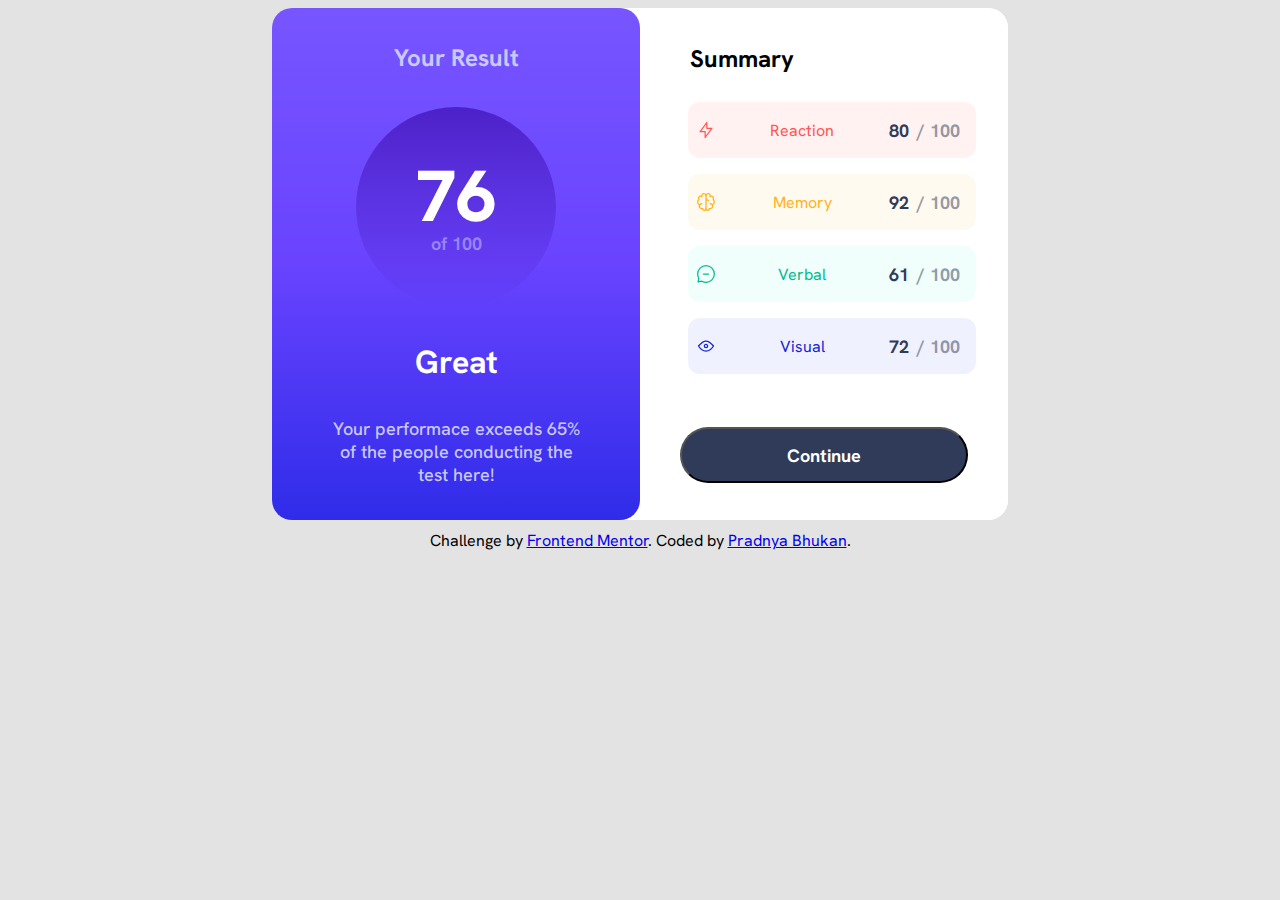
<file: index.html>
<!DOCTYPE html>
<html lang="en">

<head>
  <meta charset="UTF-8">
  <meta name="viewport" content="width=device-width, initial-scale=1.0">
  <link rel="icon" type="image/png" sizes="32x32" href="./assets/images/favicon-32x32.png">
  <link rel="stylesheet" href="./styles.css" />
  <link rel="preconnect" href="https://fonts.googleapis.com">
  <link rel="preconnect" href="https://fonts.gstatic.com" crossorigin>
  <link
    href="https://fonts.googleapis.com/css2?family=Dancing+Script&family=Hanken+Grotesk:ital,wght@0,100..900;1,100..900&display=swap"
    rel="stylesheet">
  <title>Frontend Mentor | Results summary component</title>
</head>

<body style= "display: flex; flex-direction: column; justify-content: center; align-items: center; text-align: center;">
  <div class="results-summary-component">
    <div class="results-summary-component__result">
      <span class="results-summary-component__your-result">Your Result</span>
      <div class="results-summary-component__result-circle">
        <span class="results-summary-component__76">76</span>
        <span class="results-summary-component__of-100">of 100</span>
      </div>
      <span class="results-summary-component__great">Great</span>
      <span class="results-summary-component__performance">Your performace exceeds 65% of the people conducting the test
        here!</span>
    </div>
    <div class="results-summary-component__summary">
      <div class="results-summary-component__summary-content">
        <span class="results-summary-component__summary-title">Summary</span>
        <div id="results-summary-component__categories"></div>
        <div class="results-summary-component__continue">
          <button class="results-summary-component__continue-btn">Continue</button>
        </div>
      </div>
    </div>
  </div>

  <div class="attribution">
    Challenge by <a href="https://www.frontendmentor.io?ref=challenge" target="_blank">Frontend Mentor</a>.
    Coded by <a href="#">Pradnya Bhukan</a>.
  </div>
</body>
<script src="app.js"></script>
</html>
</file>
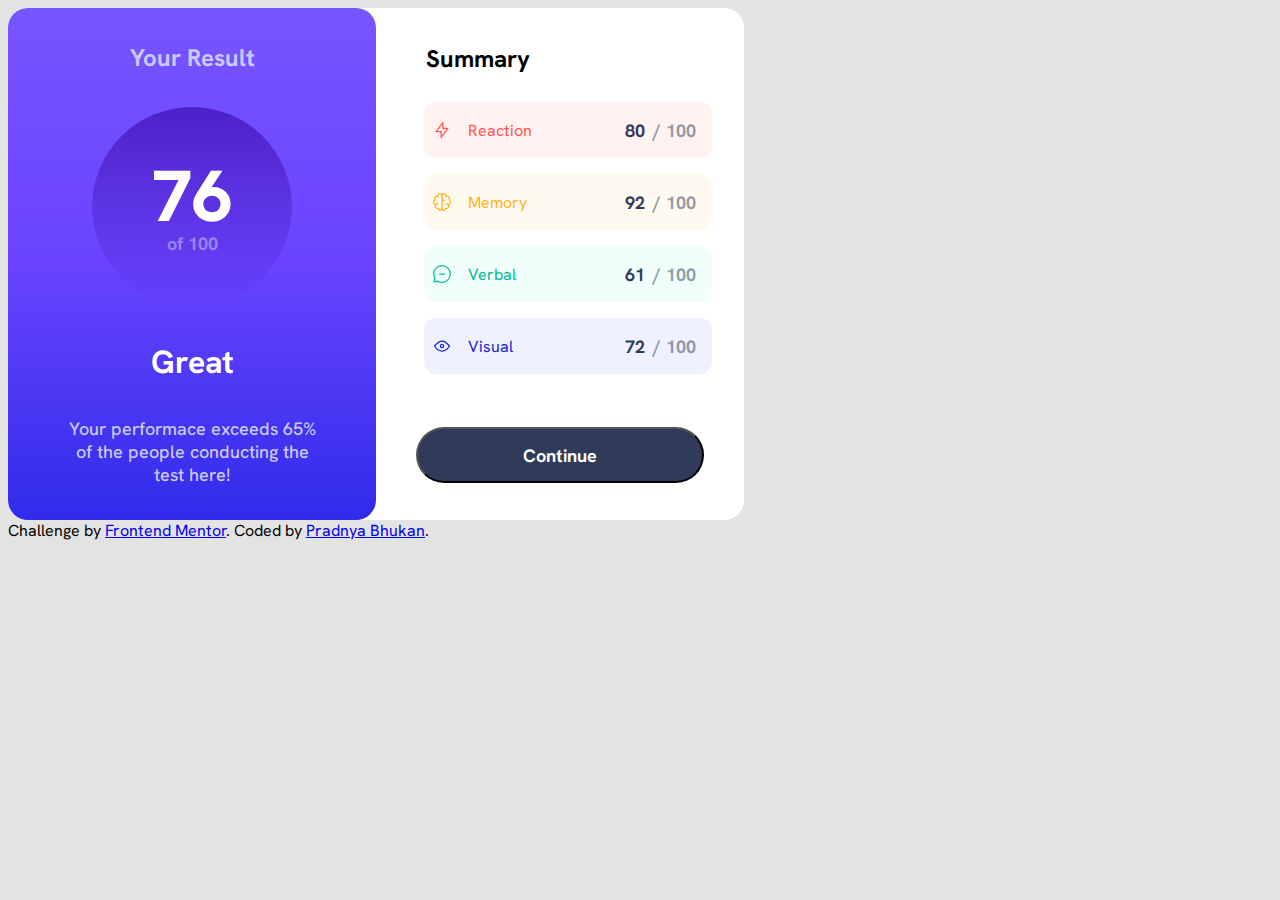
<file: results-summary-component-main/index.html>
<!DOCTYPE html>
<html lang="en">

<head>
  <meta charset="UTF-8">
  <meta name="viewport" content="width=device-width, initial-scale=1.0">
  <link rel="icon" type="image/png" sizes="32x32" href="./assets/images/favicon-32x32.png">
  <link rel="stylesheet" href="./styles.css" />
  <link rel="preconnect" href="https://fonts.googleapis.com">
  <link rel="preconnect" href="https://fonts.gstatic.com" crossorigin>
  <link
    href="https://fonts.googleapis.com/css2?family=Dancing+Script&family=Hanken+Grotesk:ital,wght@0,100..900;1,100..900&display=swap"
    rel="stylesheet">
  <title>Frontend Mentor | Results summary component</title>
</head>

<body>
  <div class="results-summary-component">
    <div class="results-summary-component__result">
      <span class="results-summary-component__your-result">Your Result</span>
      <div class="results-summary-component__result-circle">
        <span class="results-summary-component__76">76</span>
        <span class="results-summary-component__of-100">of 100</span>
      </div>
      <span class="results-summary-component__great">Great</span>
      <span class="results-summary-component__performance">Your performace exceeds 65% of the people conducting the test
        here!</span>
    </div>
    <div class="results-summary-component__summary">
      <div class="results-summary-component__summary-content">
        <span class="results-summary-component__summary-title">Summary</span>
        <div id="results-summary-component__categories"></div>
        <div class="results-summary-component__continue">
          <button class="results-summary-component__continue-btn">Continue</button>
        </div>
      </div>
    </div>
  </div>

  <div class="attribution">
    Challenge by <a href="https://www.frontendmentor.io?ref=challenge" target="_blank">Frontend Mentor</a>.
    Coded by <a href="#">Pradnya Bhukan</a>.
  </div>
</body>
<script src="app.js"></script>
</html>
</file>
<file: styles.css>
* {
    font-family: Hanken Grotesk;
    background-color: rgb(227, 227, 227);
}
.body {
    padding: 5px;
}
.results-summary-component {
    width: fit-content;
    background-color: white;
    border-radius: 20px;
    display: flex;
}

.results-summary-component__result {
    border-radius: 20px;
    height: 512px;
    width: 368px;
    background: linear-gradient(to bottom, #7755FF, #6943FF, #2F2CE9);
    z-index: 1;
    text-align: center;
    display: flex;
    flex-direction: column;
    justify-content: space-evenly;
    align-items: center;
}

.results-summary-component__summary {
    border-radius: 20px;
    height: 512px;
    width: 368px;
    background-color: white;
}

.results-summary-component__result-circle {
    width: 200px;
    height: 200px;
    border-radius: 100px;
    background: linear-gradient(180deg, #4D21C9 0%, rgba(37, 33, 201, 0) 100%, rgba(37, 33, 201, 0) 100%);
}

span {
    background: none;
}

.results-summary-component__your-result,
.results-summary-component__of-100,
.results-summary-component__performance {
    color: #CAC9FF;
}

.results-summary-component__76,
.results-summary-component__great {
    color: white;
}

.results-summary-component__result-circle {
    display: flex;
    flex-direction: column;
    justify-content: center;
}

.results-summary-component__your-result {
    font-family: Hanken Grotesk;
    font-size: 24px;
    font-weight: 700;
}

.results-summary-component__76 {
    font-size: 72px;
    font-weight: 800;
    line-height: 72px;
    letter-spacing: 0px;
    text-align: center;
}

.results-summary-component__of-100 {
    font-size: 18px;
    font-weight: 700;
    line-height: 23px;
    letter-spacing: 0px;
    color: #CAC9FF;
    opacity: 0.52;
}

.results-summary-component__great {
    font-size: 32px;
    font-weight: 700;
    line-height: 42px;
    letter-spacing: 0px;
}

.results-summary-component__performance {
    font-size: 18px;
    font-weight: 500;
    line-height: 23px;
    letter-spacing: 0px;
    padding: 0 60px;
}

.results-summary-component__summary-content {
    background: none;
}

.results-summary-component__summary-title {
    display: flex;
    width: 104px;
    height: 31px;
    padding-top: 35px;
    padding-left: 50px;
    font-family: Hanken Grotesk;
    font-size: 24px;
    font-weight: 700;
    line-height: 31px;
    letter-spacing: 0px;
    text-align: left;
}

#results-summary-component__categories {
    padding-top: 20px;
    padding-left: 15px;
    background: none;
    display: flex;
    flex-direction: column;
    align-items: center;
}

.results-summary-component__category {
    background-color: burlywood;
    width: 288px;
    height: 56px;
    margin: 8px;
    border-radius: 12px;
    display: flex;
    align-items: center;
}

.results-summary-component__icon {
    width: 20px ;
    height: 20px;
    margin:  8px;
    background: none;
}

.results-summary-component__title {
    flex: 1;
    padding:  8px;
}

.results-summary-component__score {
    color: #303B59;
    padding:  8px;
    font-size: 18px;
    font-weight: 700;
    line-height: 23px;
    letter-spacing: 0px;
}

.results-summary-component__total-score {
    color: #303B59;
    opacity: 50%;
    font-size: 18px;
    font-weight: 700;
    line-height: 23px;
    letter-spacing: 0px;
    padding-right: 16px;
}

.results-summary-component__category:nth-child(1) {
    color: #FF5555;
    background : hsla(9, 100%, 85%, 0.2);
}

.results-summary-component__category:nth-child(2) {
    color: #FFB21E; 
    background: hsla(39, 100%, 85%, 0.2);
}

.results-summary-component__category:nth-child(3) {
    color: #00BB8F;
    background: hsla(166, 100%, 85%, 0.2);
}

.results-summary-component__category:nth-child(4) {
    color: #1125D6; 
    background: hsla(234, 100%, 85%, 0.2);
}

.results-summary-component__continue {
    background: none;
    display: flex;
    justify-content: center;
    align-items: center;
    margin-top: 45px;
}

.results-summary-component__continue-btn {
    padding: 2px;
    width: 288px;
    height: 56px;
    border-radius: 128px;
    text-align: center;
    background: #303B59;
    color: white;
    font-size: 18px;
    font-weight: 700;
    line-height: 23px;
    letter-spacing: 0px;
    cursor: pointer;
}

.results-summary-component__continue-btn:hover {
    background: linear-gradient(to bottom, #7755FF, #6943FF, #2F2CE9);
}

@media screen and (max-width: 768px) {
    .results-summary-component {
        display: flex;
        flex-direction: column;
    }
}

.attribution {
    margin: 10px;
}
</file>
<file: results-summary-component-main/styles.css>
* {
    font-family: Hanken Grotesk;
    background-color: rgb(227, 227, 227);
}
.body {
    padding: 5px;
    display: flex;
    flex-direction: column;
    justify-content: center;
    align-items: center;
    text-align: center;
}
.results-summary-component {
    width: fit-content;
    background-color: white;
    border-radius: 20px;
    display: flex;
}

.results-summary-component__result {
    border-radius: 20px;
    height: 512px;
    width: 368px;
    background: linear-gradient(to bottom, #7755FF, #6943FF, #2F2CE9);
    z-index: 1;
    text-align: center;
    display: flex;
    flex-direction: column;
    justify-content: space-evenly;
    align-items: center;
}

.results-summary-component__summary {
    border-radius: 20px;
    height: 512px;
    width: 368px;
    background-color: white;
}

.results-summary-component__result-circle {
    width: 200px;
    height: 200px;
    border-radius: 100px;
    background: linear-gradient(180deg, #4D21C9 0%, rgba(37, 33, 201, 0) 100%, rgba(37, 33, 201, 0) 100%);
}

span {
    background: none;
}

.results-summary-component__your-result,
.results-summary-component__of-100,
.results-summary-component__performance {
    color: #CAC9FF;
}

.results-summary-component__76,
.results-summary-component__great {
    color: white;
}

.results-summary-component__result-circle {
    display: flex;
    flex-direction: column;
    justify-content: center;
}

.results-summary-component__your-result {
    font-family: Hanken Grotesk;
    font-size: 24px;
    font-weight: 700;
}

.results-summary-component__76 {
    font-size: 72px;
    font-weight: 800;
    line-height: 72px;
    letter-spacing: 0px;
    text-align: center;
}

.results-summary-component__of-100 {
    font-size: 18px;
    font-weight: 700;
    line-height: 23px;
    letter-spacing: 0px;
    color: #CAC9FF;
    opacity: 0.52;
}

.results-summary-component__great {
    font-size: 32px;
    font-weight: 700;
    line-height: 42px;
    letter-spacing: 0px;
}

.results-summary-component__performance {
    font-size: 18px;
    font-weight: 500;
    line-height: 23px;
    letter-spacing: 0px;
    padding: 0 60px;
}

.results-summary-component__summary-content {
    background: none;
}

.results-summary-component__summary-title {
    display: flex;
    width: 104px;
    height: 31px;
    padding-top: 35px;
    padding-left: 50px;
    font-family: Hanken Grotesk;
    font-size: 24px;
    font-weight: 700;
    line-height: 31px;
    letter-spacing: 0px;
    text-align: left;
}

#results-summary-component__categories {
    padding-top: 20px;
    padding-left: 15px;
    background: none;
    display: flex;
    flex-direction: column;
    align-items: center;
}

.results-summary-component__category {
    background-color: burlywood;
    width: 288px;
    height: 56px;
    margin: 8px;
    border-radius: 12px;
    display: flex;
    align-items: center;
}

.results-summary-component__icon {
    width: 20px ;
    height: 20px;
    margin:  8px;
    background: none;
}

.results-summary-component__title {
    flex: 1;
    padding:  8px;
}

.results-summary-component__score {
    color: #303B59;
    padding:  8px;
    font-size: 18px;
    font-weight: 700;
    line-height: 23px;
    letter-spacing: 0px;
}

.results-summary-component__total-score {
    color: #303B59;
    opacity: 50%;
    font-size: 18px;
    font-weight: 700;
    line-height: 23px;
    letter-spacing: 0px;
    padding-right: 16px;
}

.results-summary-component__category:nth-child(1) {
    color: #FF5555;
    background : hsla(9, 100%, 85%, 0.2);
}

.results-summary-component__category:nth-child(2) {
    color: #FFB21E; 
    background: hsla(39, 100%, 85%, 0.2);
}

.results-summary-component__category:nth-child(3) {
    color: #00BB8F;
    background: hsla(166, 100%, 85%, 0.2);
}

.results-summary-component__category:nth-child(4) {
    color: #1125D6; 
    background: hsla(234, 100%, 85%, 0.2);
}

.results-summary-component__continue {
    background: none;
    display: flex;
    justify-content: center;
    align-items: center;
    margin-top: 45px;
}

.results-summary-component__continue-btn {
    padding: 2px;
    width: 288px;
    height: 56px;
    border-radius: 128px;
    text-align: center;
    background: #303B59;
    color: white;
    font-size: 18px;
    font-weight: 700;
    line-height: 23px;
    letter-spacing: 0px;
    cursor: pointer;
}

.results-summary-component__continue-btn:hover {
    background: linear-gradient(to bottom, #7755FF, #6943FF, #2F2CE9);
}

@media screen and (max-width: 768px) {
    .results-summary-component {
        display: flex;
        flex-direction: column;
    }
}
</file>
